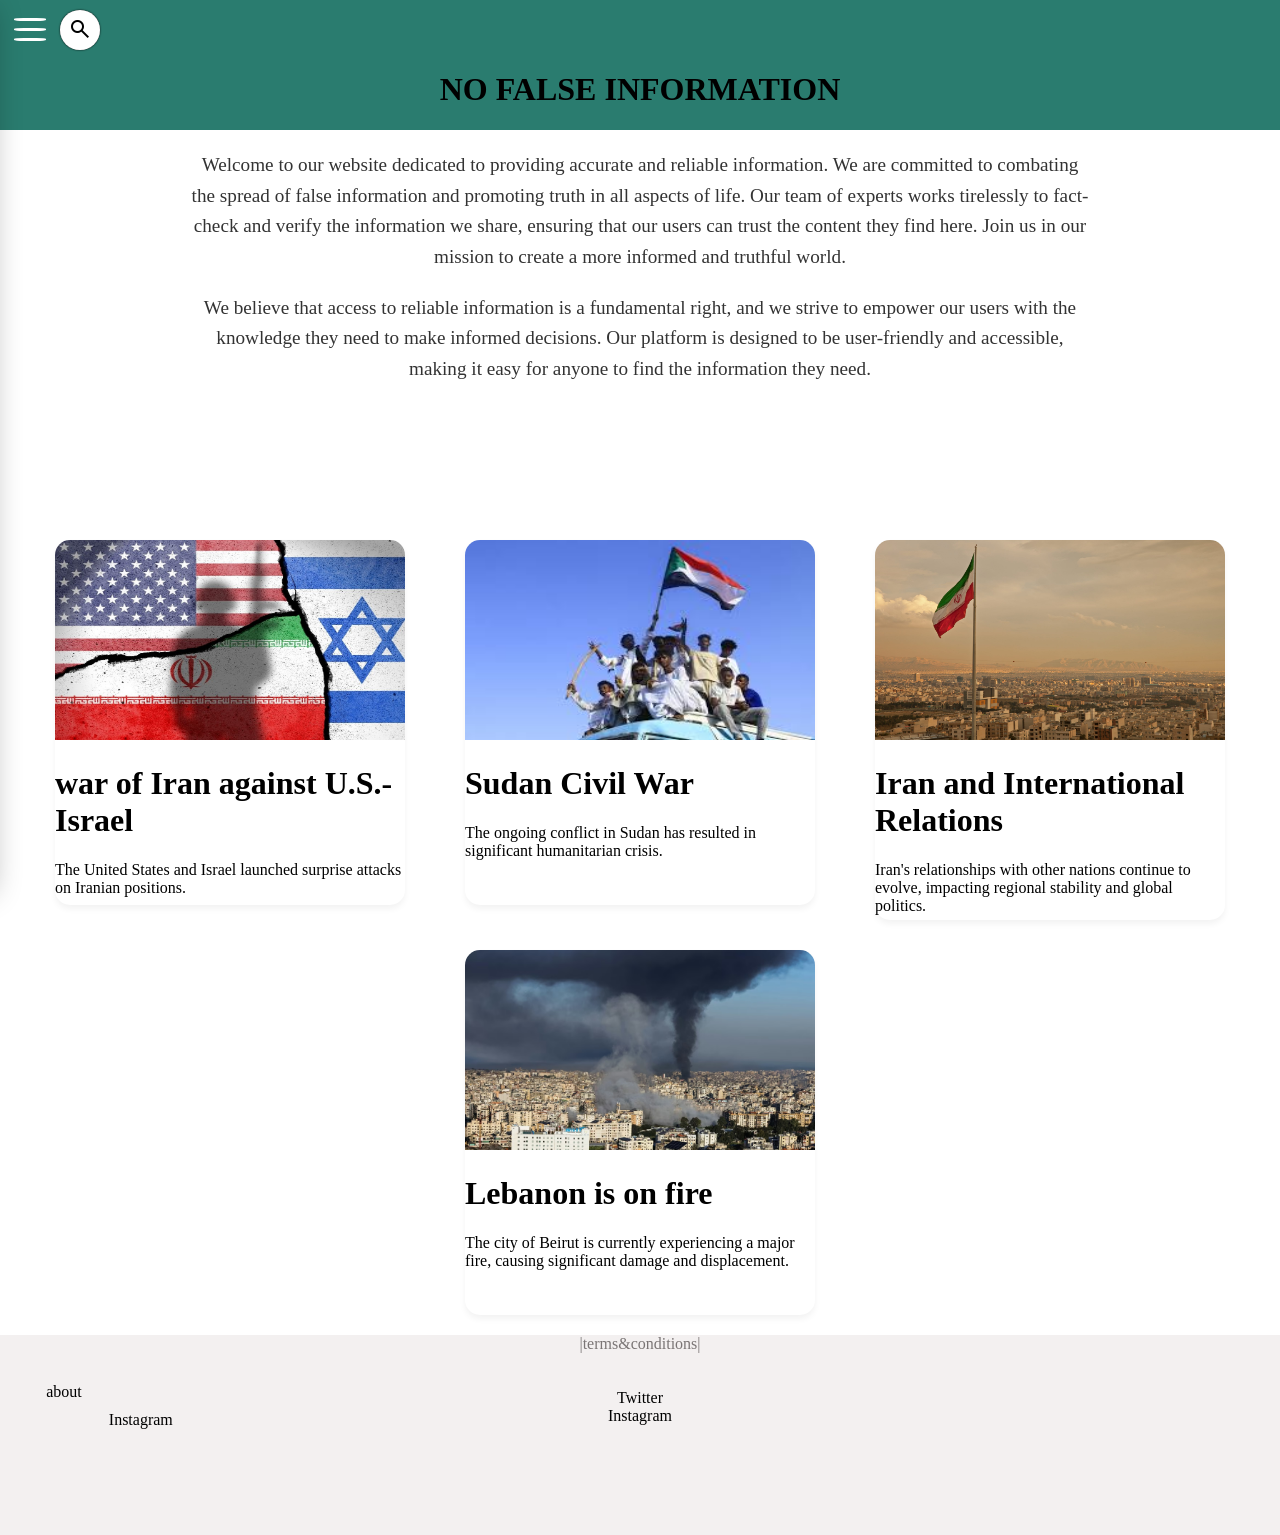
<file: index.html>
<!DOCTYPE html>
<html lang="en">    
<head>
    <meta charset="UTF-8">
    <meta name="viewport" content="width=device-width, initial-scale=1.0">
    <link rel="stylesheet" href="https://fonts.googleapis.com/css2?family=Material+Symbols+Outlined:opsz,wght,FILL,GRAD@24,400,0,0&icon_names=search" />
    <link rel="stylesheet" href="rough.css">
    <title> Example</title>
</head>
<body id = "finalBoss">
    <header class = "header">
       
          
          <div class = "hamburger" id = "hamBurger">
               <span></span>
               <span></span>
               <span></span> 
           </div>
           <div class = "off-screen-menu" id = "offScreenMenu">
               <a href="login-page.html">
                <img class = "p-icon" src = "profile_icon_transparent.svg" alt = "profile icon">
               </a>    
                <hr>
               <ul class = "nav-links">
                   <li><a href="#">Home</a></li>
                   <li><a href="#">About</a></li>
                   <li><a href="#">Contact</a></li>
               </ul>
           </div>


             <form>
            <div class="search-container" id = "searchContainer">
                <button type="submit" class = "search-btn" id = "searchBtn">
                    <span    class="material-symbols-outlined">
                    search
                    </span>
                </button>
                <input type="text" placeholder="Search..." class="search-input" id = "searchInput">

            </div>
        </form>


           <!--
           <form>
                <div class = "search">

                    <img class = "search-icon" src = "search_bar_logo_black.svg" alt = "search icon">
                    <input type = "text" placeholder="Search...">
                    <img class = "close-icon" src = "cross_cancel_logo.svg" alt = "close icon">
                </div>
            </form>-->


            <!--
              <div class = "off-screen-menu">
              <ul class = "menu">
                  <li class="d"><a href="index.html">Home</a></li>
                  <hr>
                  <li class="d"><a href="#">About</a></li>
                  <hr>
                  <li class="d"><a href="#">Contact</a></li>
                  <hr>
              </ul>
          </div>
          <nav>
            <span class= "ham-menu">
              <span></span>
              <span></span> 
              <span></span>

            </span>
          </nav>
          -->






            <h1>NO FALSE INFORMATION</h1>

    </header>
    
    <main class = " main-container">
         <div class = "t-container" id = "one">
            <p class="p">Welcome to our website dedicated to providing accurate and reliable information. We are committed to combating the spread of false information and promoting truth in all aspects of life. Our team of experts works tirelessly to fact-check and verify the information we share, ensuring that our users can trust the content they find here. Join us in our mission to create a more informed and truthful world.</p>
              <p class = "p2">We believe that access to reliable information is a fundamental right, and we strive to empower our users with the knowledge they need to make informed decisions. Our platform is designed to be user-friendly and accessible, making it easy for anyone to find the information they need.</p>
         </div>
         
         <div class = "container" id = "two">
            <a  class = "image-link" href="iran-conflict.html">
                 <img src = "flags-of-US-Israel-and-Iran.jpg"    alt  = "flag" class="image">
           
              
                 <h1>war of Iran against U.S.-Israel</h1>
                 <p>The United States and Israel launched surprise attacks on Iranian positions.</p>
            </a>
         </div>
        
         <div class = "container" id = "three">
            <a  class = "image-link" href="sudan.html">
                 <img src = "sudan.jpg"    alt  = "people on the bus holding sudan's flag. " class="image"></img>
                 <h1>Sudan Civil War</h1>
                 <p>The ongoing conflict in Sudan has resulted in significant humanitarian crisis.</p>
            </a>
         </div>

         <div class = "container" id = "four">
            <a  class = "image-link" href="iran-and-international-relations.html">
                 <img src = "Iran-flag-Tehran-skyline-AS-scaled.jpeg"    alt  = "iran" class="image" >
                 <h1>Iran and International Relations</h1>
                 <p>Iran's relationships with other nations continue to evolve, impacting regional stability and global politics.</p>
            </a>
         </div>
         <div class = "container" id = "five">
            <a class = "image-link" href = "lebanon.html">
                <img src = "original.avif" alt = "city under attack " class="image">
                 <h1>Lebanon is on fire</h1>
                 <p>The city of Beirut is currently experiencing a major fire, causing significant damage and displacement.</p>
            </a>
         </div>
         

</main>



<script>
    /*
const hamburger = document.querySelector('.hamburger');
const offScreenMenu = document.querySelector('.off-screen-menu');

hamburger.addEventListener('click', () => {
    offScreenMenu.style.left = '0';
});
*/


let offScreenMenu = document.getElementById("offScreenMenu");
   offScreenMenu.style.left = "-350px";
    const hamburger = document.getElementById("hamBurger");
    hamburger.addEventListener("click", function(event){
        event.preventDefault();
        if(offScreenMenu.style.left === "0px"){
            offScreenMenu.style.left = "-350px";
            
        } else{
            offScreenMenu.style.left = "0px";
            

        }
    })
    document.addEventListener("click", function(e) {
  if (!offScreenMenu.contains(e.target) && !hamburger.contains(e.target)) {
    offScreenMenu.style.left = "-350px";
     }
    });

    let searchContainer = document.getElementById("searchContainer");
     searchContainer.style.width = "40px";
    const searchBt = document.getElementById("searchBtn");
    searchBt.addEventListener("click", function(event){
        event.preventDefault();
        if(searchContainer.style.width === "40px"){
            searchContainer.style.width = "240px";
            
        }
        else{
            searchContainer.style.width = "40px";
            

        }
    })
     




let element = document.getElementById("searchInput");
    element.style.display = "none";
    const searchBtn = document.getElementById("searchBtn");
    searchBtn.addEventListener("click", function(event){
        event.preventDefault();
        if(element.style.display === "block"){
            element.style.display = "none";
            
        }
        else{
            element.style.display = "block";
            

        }
    })

</script>
</body> 
<footer>
    <div class = "f">|terms&conditions|</div>
    <div class = "b"> about</div>
    <div class = "b">Instagram</div>
    <div class = "b">Twitter</div>
    <div class = "b"></div>
    <div class = "b">Instagram</div>

</footer>
  
</html>
</file>
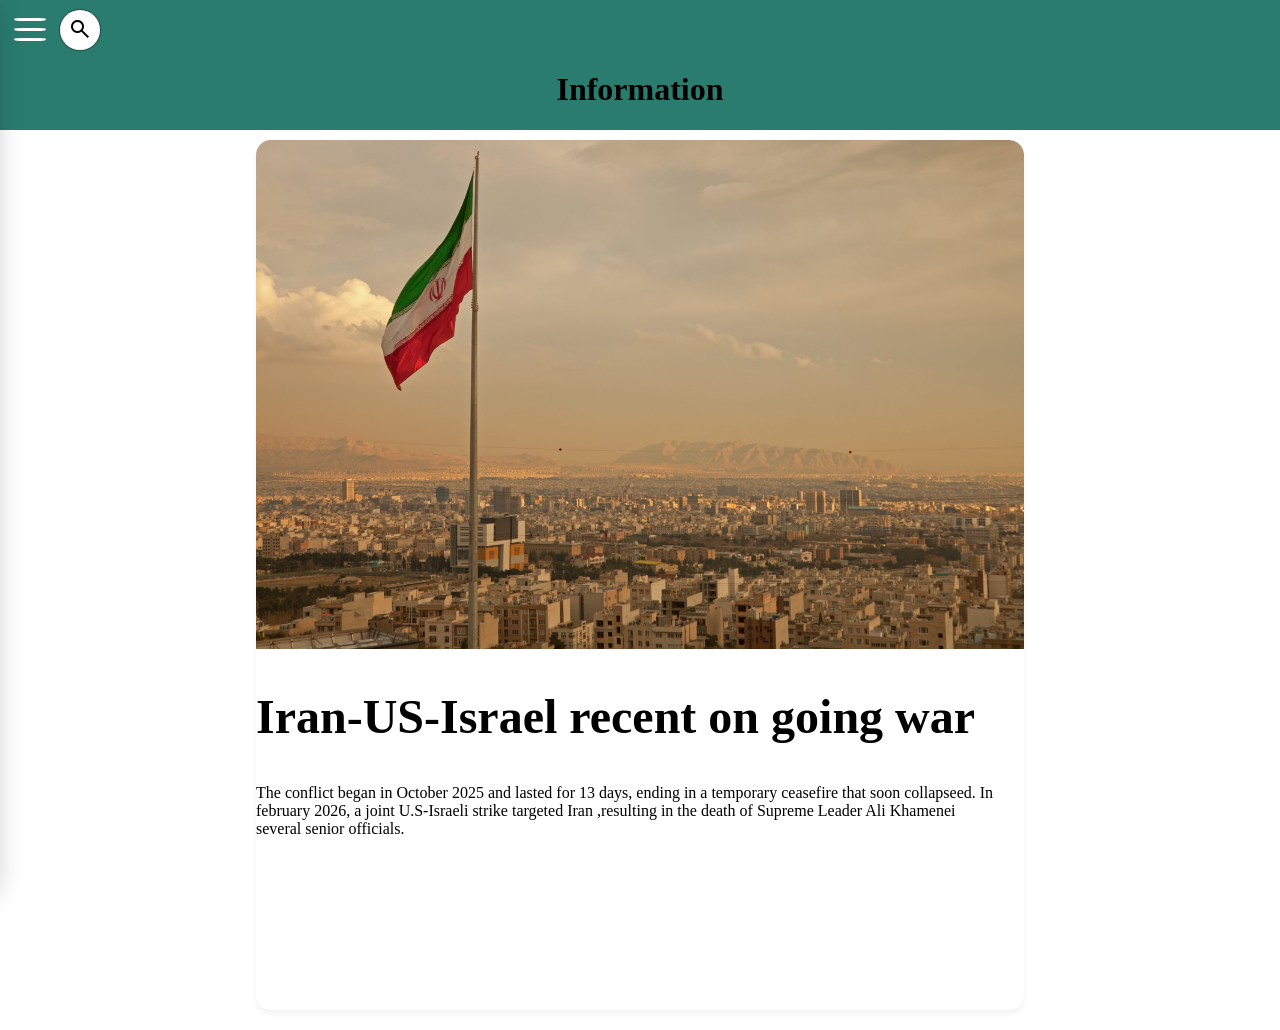
<file: iran-and-international-relations.html>
<!DOCTYPE html>
<html lang="en">    
<head>
    <meta charset="UTF-8">
    <meta name="viewport" content="width=device-width, initial-scale=1.0">
    <link rel="stylesheet" href="https://fonts.googleapis.com/css2?family=Material+Symbols+Outlined:opsz,wght,FILL,GRAD@24,400,0,0&icon_names=search" />
    <link rel="stylesheet" href="rough.css">
    <link rel="stylesheet" href="i.css">
    <title> Example</title>
</head>
<body id = "finalBoss">
    <header class = "header">
       
          
          <div class = "hamburger" id = "hamBurger">
               <span></span>
               <span></span>
               <span></span>
           </div>
           <div class = "off-screen-menu" id = "offScreenMenu">
                <img class = "p-icon" src = "profile_icon_transparent.svg" alt = "profile icon">
                <hr>
               <ul class = "nav-links">
                   <li><a href="index.html">Home</a></li>
                   <li><a href="#">About</a></li>
                   <li><a href="#">Contact</a></li>
               </ul>
           </div>


             <form>
            <div class="search-container" id = "searchContainer">
                <button type="submit" class = "search-btn" id = "searchBtn">
                    <span    class="material-symbols-outlined">
                    search
                    </span>
                </button>
                <input type="text" placeholder="Search..." class="search-input" id = "searchInput">

            </div>
        </form>






            <h1>Information</h1>

    </header>
    <main class = 'main-con'>
        <div class = 'content'>
            
              <div class = 'i-con'>
                 <img src = "Iran-flag-Tehran-skyline-AS-scaled.jpeg" class="image" alt = "Iran-US-Israel flag">

              </div>
              <div class = "about">
                  <h2>
                    Iran-US-Israel recent on going war
                  </h2>

                  <p>The conflict began in October 2025 and lasted for 13 days, ending in a temporary ceasefire that soon collapseed. In february 2026, a joint U.S-Israeli strike targeted Iran ,resulting in the death of Supreme Leader Ali Khamenei several senior officials.   
                  </p>


 


                </div>
            
           




















        </div>






































    </main>
    
    



<script>
   


let offScreenMenu = document.getElementById("offScreenMenu");
   offScreenMenu.style.left = "-350px";
    const hamburger = document.getElementById("hamBurger");
    hamburger.addEventListener("click", function(event){
        event.preventDefault();
        if(offScreenMenu.style.left === "0px"){
            offScreenMenu.style.left = "-350px";
            
        } else{
            offScreenMenu.style.left = "0px";
            

        }
    })
    document.addEventListener("click", function(e) {
  if (!offScreenMenu.contains(e.target) && !hamburger.contains(e.target)) {
    offScreenMenu.style.left = "-350px";
     }
    });

    let searchContainer = document.getElementById("searchContainer");
     searchContainer.style.width = "40px";
    const searchBt = document.getElementById("searchBtn");
    searchBt.addEventListener("click", function(event){
        event.preventDefault();
        if(searchContainer.style.width === "40px"){
            searchContainer.style.width = "240px";
            
        }
        else{
            searchContainer.style.width = "40px";
            

        }
    })
    





let element = document.getElementById("searchInput");
    element.style.display = "none";
    const searchBtn = document.getElementById("searchBtn");
    searchBtn.addEventListener("click", function(event){
        event.preventDefault();
        if(element.style.display === "block"){
            element.style.display = "none";
            
        }
        else{
            element.style.display = "block";
            

        }
    })

</script>
</body> 
  
</html>
</file>
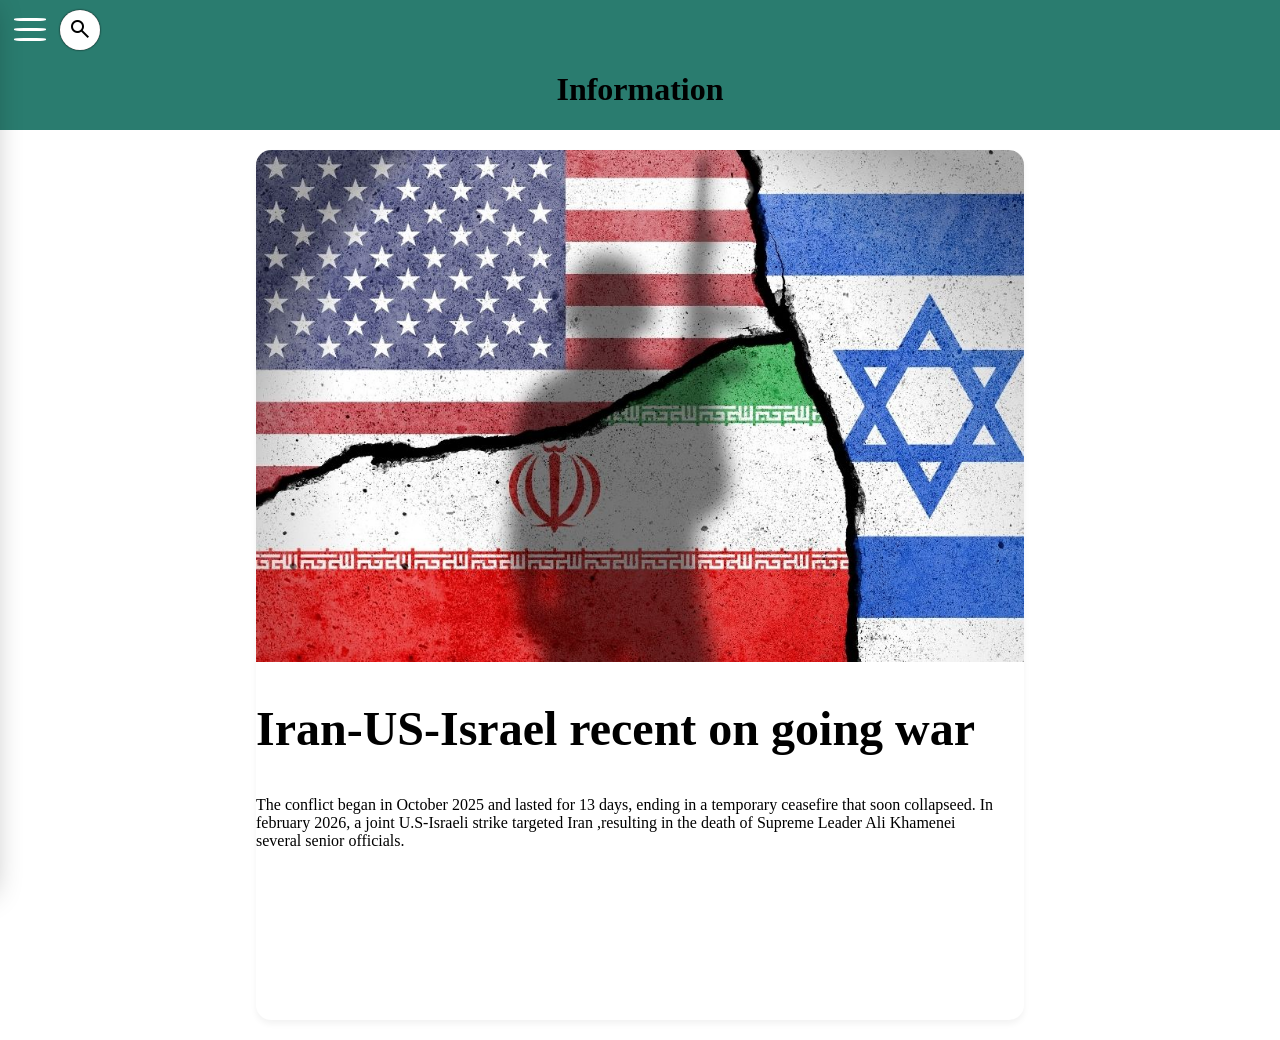
<file: iran-conflict.html>
<!DOCTYPE html>
<html lang="en">    
<head>
    <meta charset="UTF-8">
    <meta name="viewport" content="width=device-width, initial-scale=1.0">
    <link rel="stylesheet" href="https://fonts.googleapis.com/css2?family=Material+Symbols+Outlined:opsz,wght,FILL,GRAD@24,400,0,0&icon_names=search" />
    <link rel="stylesheet" href="rough.css">
    <link rel="stylesheet" href="i.css">
    <title> Example</title>
</head>
<body id = "finalBoss">
    
    <header class = "header">
       
          
          <div class = "hamburger" id = "hamBurger">
               <span></span>
               <span></span>
               <span></span>
           </div>
           <div class = "off-screen-menu" id = "offScreenMenu">
                <img class = "p-icon" src = "profile_icon_transparent.svg" alt = "profile icon">
                <hr>
               <ul class = "nav-links">
                   <li><a href="index.html">Home</a></li>
                   <li><a href="#">About</a></li>
                   <li><a href="#">Contact</a></li>
               </ul>
           </div>


             <form>
            <div class="search-container" id = "searchContainer">
                <button type="submit" class = "search-btn" id = "searchBtn">
                    <span    class="material-symbols-outlined">
                    search
                    </span>
                </button>
                <input type="text" placeholder="Search..." class="search-input" id = "searchInput">

            </div>
        </form>






            <h1>Information</h1>

    </header>
    <div class = "a1">
    <main class = 'main-con'>
        <div class = 'content'>
            
              <div class = 'i-con'>
                 <img src = "flags-of-US-Israel-and-Iran.jpg" class="image" alt = "Iran-US-Israel flag">

              </div>
              <div class = "about">
                  <h2>
                    Iran-US-Israel recent on going war
                  </h2>

                  <p>The conflict began in October 2025 and lasted for 13 days, ending in a temporary ceasefire that soon collapseed. In february 2026, a joint U.S-Israeli strike targeted Iran ,resulting in the death of Supreme Leader Ali Khamenei several senior officials.   
                  </p>


 


                </div>
            
           




















        </div>






































    </main>
    
    


    </div>
<script>
   


let offScreenMenu = document.getElementById("offScreenMenu");
   offScreenMenu.style.left = "-350px";
    const hamburger = document.getElementById("hamBurger");
    hamburger.addEventListener("click", function(event){
        event.preventDefault();
        if(offScreenMenu.style.left === "0px"){
            offScreenMenu.style.left = "-350px";
            
        } else{
            offScreenMenu.style.left = "0px";
            

        }
    })
    document.addEventListener("click", function(e) {
  if (!offScreenMenu.contains(e.target) && !hamburger.contains(e.target)) {
    offScreenMenu.style.left = "-350px";
     }
    });

    let searchContainer = document.getElementById("searchContainer");
     searchContainer.style.width = "40px";
    const searchBt = document.getElementById("searchBtn");
    searchBt.addEventListener("click", function(event){
        event.preventDefault();
        if(searchContainer.style.width === "40px"){
            searchContainer.style.width = "240px";
            
        }
        else{
            searchContainer.style.width = "40px";
            

        }
    })
    





let element = document.getElementById("searchInput");
    element.style.display = "none";
    const searchBtn = document.getElementById("searchBtn");
    searchBtn.addEventListener("click", function(event){
        event.preventDefault();
        if(element.style.display === "block"){
            element.style.display = "none";
            
        }
        else{
            element.style.display = "block";
            

        }
    })

</script>
</body> 
  
</html>
</file>
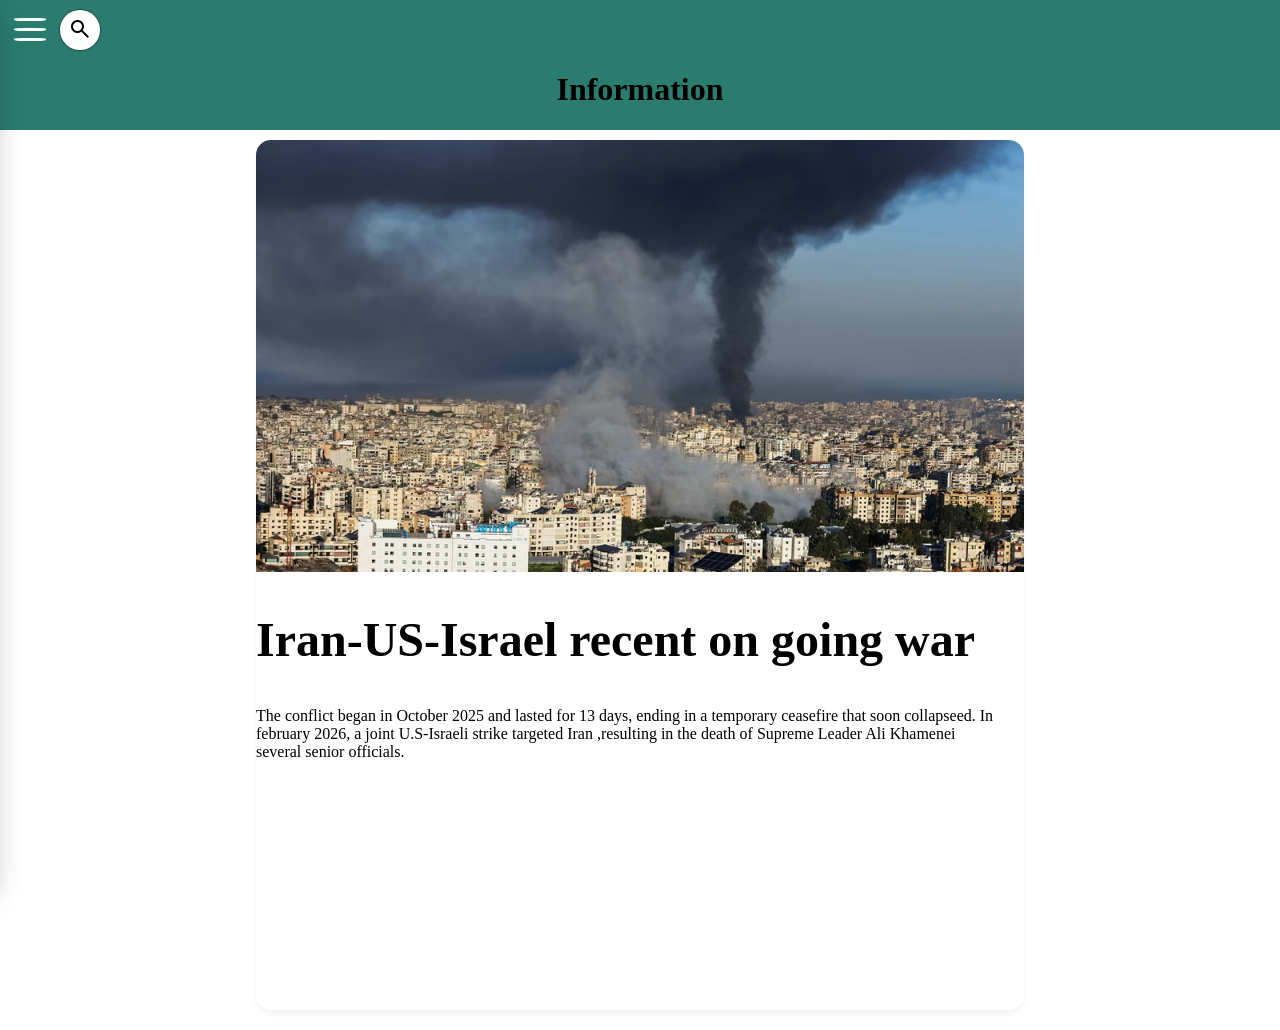
<file: lebanon.html>
<!DOCTYPE html>
<html lang="en">    
<head>
    <meta charset="UTF-8">
    <meta name="viewport" content="width=device-width, initial-scale=1.0">
    <link rel="stylesheet" href="https://fonts.googleapis.com/css2?family=Material+Symbols+Outlined:opsz,wght,FILL,GRAD@24,400,0,0&icon_names=search" />
    <link rel="stylesheet" href="rough.css">
    <link rel="stylesheet" href="i.css">
    <title> Example</title>
</head>
<body id = "finalBoss">
    <header class = "header">
       
          
          <div class = "hamburger" id = "hamBurger">
               <span></span>
               <span></span>
               <span></span>
           </div>
           <div class = "off-screen-menu" id = "offScreenMenu">
                <img class = "p-icon" src = "profile_icon_transparent.svg" alt = "profile icon">
                <hr>
               <ul class = "nav-links">
                   <li><a href="index.html">Home</a></li>
                   <li><a href="#">About</a></li>
                   <li><a href="#">Contact</a></li>
               </ul>
           </div>


             <form>
            <div class="search-container" id = "searchContainer">
                <button type="submit" class = "search-btn" id = "searchBtn">
                    <span    class="material-symbols-outlined">
                    search
                    </span>
                </button>
                <input type="text" placeholder="Search..." class="search-input" id = "searchInput">

            </div>
        </form>






            <h1>Information</h1>

    </header>
    <main class = 'main-con'>
        <div class = 'content'>
            
              <div class = 'i-con'>
                 <img src = "original.avif" class="image" alt = "Iran-US-Israel flag">

              </div>
              <div class = "about">
                  <h2>
                    Iran-US-Israel recent on going war
                  </h2>

                  <p>The conflict began in October 2025 and lasted for 13 days, ending in a temporary ceasefire that soon collapseed. In february 2026, a joint U.S-Israeli strike targeted Iran ,resulting in the death of Supreme Leader Ali Khamenei several senior officials.   
                  </p>


 


                </div>
            
           




















        </div>






































    </main>
    
    



<script>
   


let offScreenMenu = document.getElementById("offScreenMenu");
   offScreenMenu.style.left = "-350px";
    const hamburger = document.getElementById("hamBurger");
    hamburger.addEventListener("click", function(event){
        event.preventDefault();
        if(offScreenMenu.style.left === "0px"){
            offScreenMenu.style.left = "-350px";
            
        } else{
            offScreenMenu.style.left = "0px";
            

        }
    })
    document.addEventListener("click", function(e) {
  if (!offScreenMenu.contains(e.target) && !hamburger.contains(e.target)) {
    offScreenMenu.style.left = "-350px";
     }
    });

    let searchContainer = document.getElementById("searchContainer");
     searchContainer.style.width = "40px";
    const searchBt = document.getElementById("searchBtn");
    searchBt.addEventListener("click", function(event){
        event.preventDefault();
        if(searchContainer.style.width === "40px"){
            searchContainer.style.width = "240px";
            
        }
        else{
            searchContainer.style.width = "40px";
            

        }
    })
    





let element = document.getElementById("searchInput");
    element.style.display = "none";
    const searchBtn = document.getElementById("searchBtn");
    searchBtn.addEventListener("click", function(event){
        event.preventDefault();
        if(element.style.display === "block"){
            element.style.display = "none";
            
        }
        else{
            element.style.display = "block";
            

        }
    })

</script>
</body> 
  
</html>
</file>
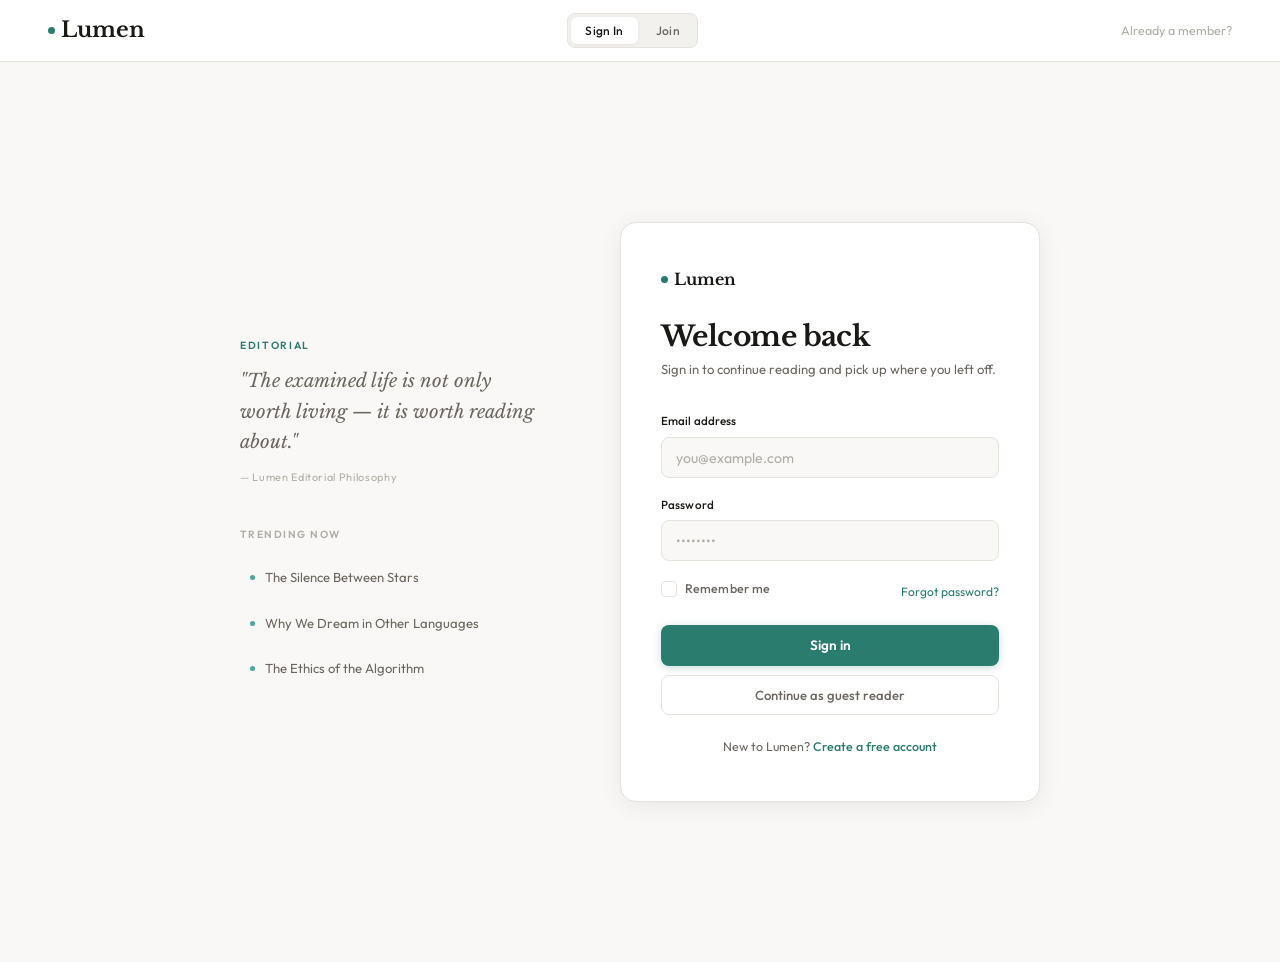
<file: login-page.html>
<!DOCTYPE html>
<html lang="en">
<head>
<meta charset="UTF-8"/>
<meta name="viewport" content="width=device-width, initial-scale=1.0"/>
<title>Lumen — Sign In</title>
<link href="https://fonts.googleapis.com/css2?family=Libre+Baskerville:ital,wght@0,400;0,700;1,400&family=Outfit:wght@300;400;500;600&display=swap" rel="stylesheet"/>
<style>
*,*::before,*::after{box-sizing:border-box;margin:0;padding:0}

:root {
  --bg:       #f9f8f6;
  --surface:  #ffffff;
  --surface2: #f3f1ee;
  --border:   #e5e2db;
  --border-hover: #c8c4bb;
  --text:     #1a1916;
  --text-muted: #6b6760;
  --text-dim:   #b0ada6;
  --ink:      #1a1916;
  --teal:     #2a7c6f;
  --teal-light: #e8f4f2;
  --teal-mid:   #4aa89a;
  --teal-dim:   #a8d4cf;
  --red:      #c0392b;
  --green:    #27ae60;
  --serif:    'Libre Baskerville', Georgia, serif;
  --sans:     'Outfit', sans-serif;
  --shadow-sm: 0 1px 4px rgba(0,0,0,.06);
  --shadow-md: 0 4px 24px rgba(0,0,0,.07);
}

html { font-size:16px; }

body {
  background: var(--bg);
  color: var(--text);
  font-family: var(--sans);
  min-height: 100vh;
  line-height: 1.6;
  -webkit-font-smoothing: antialiased;
}

/* ── PAGES ── */
.page { display:none; min-height:100vh; flex-direction:column; }
.page.active { display:flex; animation: fadeIn .35s ease; }
@keyframes fadeIn {
  from { opacity:0; transform:translateY(10px); }
  to   { opacity:1; transform:translateY(0); }
}

/* ── NAV ── */
nav {
  display: flex;
  align-items: center;
  justify-content: space-between;
  padding: 0 3rem;
  height: 62px;
  background: var(--surface);
  border-bottom: 1px solid var(--border);
  position: sticky;
  top: 0;
  z-index: 100;
}

.nav-logo {
  font-family: var(--serif);
  font-size: 1.35rem;
  font-weight: 700;
  color: var(--ink);
  cursor: pointer;
  display: flex;
  align-items: center;
  gap: .4rem;
  letter-spacing: -.01em;
}

.logo-dot {
  width: 7px; height: 7px;
  border-radius: 50%;
  background: var(--teal);
  display: inline-block;
  flex-shrink: 0;
}

.nav-center {
  display: flex;
  gap: .25rem;
  background: var(--surface2);
  border: 1px solid var(--border);
  border-radius: 8px;
  padding: 3px;
}

.nav-tab {
  font-size: .75rem;
  font-weight: 500;
  letter-spacing: .02em;
  padding: .35rem .9rem;
  border-radius: 6px;
  cursor: pointer;
  color: var(--text-muted);
  transition: all .18s;
  border: none;
  background: transparent;
  font-family: var(--sans);
}
.nav-tab:hover { color: var(--text); }
.nav-tab.active {
  background: var(--surface);
  color: var(--ink);
  box-shadow: var(--shadow-sm);
}

.nav-right {
  display: flex;
  align-items: center;
  gap: 1rem;
  font-size: .8rem;
  color: var(--text-muted);
}

.nav-user {
  display: flex;
  align-items: center;
  gap: .5rem;
  cursor: pointer;
  padding: .3rem .6rem;
  border-radius: 6px;
  transition: background .15s;
}
.nav-user:hover { background: var(--surface2); }

.nav-avatar-sm {
  width: 28px; height: 28px;
  border-radius: 50%;
  background: var(--teal-light);
  border: 1.5px solid var(--teal-dim);
  display: flex;
  align-items: center;
  justify-content: center;
  font-size: .65rem;
  font-weight: 600;
  color: var(--teal);
}

.nav-signout {
  font-size: .75rem;
  color: var(--text-muted);
  cursor: pointer;
  padding: .3rem .5rem;
  border-radius: 5px;
  transition: color .15s, background .15s;
}
.nav-signout:hover { color: var(--red); background: #fdf0ef; }

/* ── AUTH LAYOUT ── */
.auth-body {
  flex: 1;
  display: flex;
  align-items: center;
  justify-content: center;
  padding: 3rem 1.5rem;
  background: var(--bg);
  gap: 5rem;
}

.auth-aside {
  max-width: 300px;
  flex-shrink: 0;
}

.aside-tag {
  font-size: .65rem;
  font-weight: 600;
  letter-spacing: .16em;
  text-transform: uppercase;
  color: var(--teal);
  margin-bottom: .75rem;
}

.aside-quote {
  font-family: var(--serif);
  font-size: 1.15rem;
  font-weight: 400;
  font-style: italic;
  color: var(--text-muted);
  line-height: 1.65;
  margin-bottom: .75rem;
}

.aside-cite {
  font-size: .68rem;
  color: var(--text-dim);
  letter-spacing: .06em;
}

.aside-list {
  margin-top: 2.5rem;
  display: flex;
  flex-direction: column;
  gap: .6rem;
}

.aside-list-label {
  font-size: .65rem;
  font-weight: 600;
  letter-spacing: .14em;
  text-transform: uppercase;
  color: var(--text-dim);
  margin-bottom: .4rem;
}

.aside-item {
  display: flex;
  align-items: flex-start;
  gap: .65rem;
  padding: .55rem .6rem;
  border-radius: 6px;
  cursor: pointer;
  transition: background .15s;
}
.aside-item:hover { background: var(--surface); }

.aside-dot {
  width: 5px; height: 5px;
  border-radius: 50%;
  background: var(--teal-mid);
  margin-top: .45rem;
  flex-shrink: 0;
}

.aside-item-text {
  font-size: .82rem;
  color: var(--text-muted);
  line-height: 1.4;
}

/* ── AUTH CARD ── */
.auth-card {
  background: var(--surface);
  border: 1px solid var(--border);
  border-radius: 16px;
  padding: 2.75rem 2.5rem;
  width: 100%;
  max-width: 420px;
  box-shadow: var(--shadow-md);
  flex-shrink: 0;
}

.auth-logo-sm {
  display: flex;
  align-items: center;
  gap: .4rem;
  font-family: var(--serif);
  font-size: 1rem;
  font-weight: 700;
  color: var(--ink);
  margin-bottom: 1.75rem;
}

.auth-title {
  font-family: var(--serif);
  font-size: 1.75rem;
  font-weight: 700;
  color: var(--ink);
  line-height: 1.2;
  margin-bottom: .35rem;
  letter-spacing: -.02em;
}

.auth-sub {
  font-size: .82rem;
  color: var(--text-muted);
  margin-bottom: 2rem;
  line-height: 1.6;
}

/* ── FORM ── */
.field { margin-bottom: 1.1rem; }

.field-row {
  display: grid;
  grid-template-columns: 1fr 1fr;
  gap: .75rem;
  margin-bottom: 1.1rem;
}

label {
  display: block;
  font-size: .73rem;
  font-weight: 500;
  color: var(--text);
  margin-bottom: .38rem;
  letter-spacing: .01em;
}

input[type=text],
input[type=email],
input[type=password] {
  width: 100%;
  background: var(--bg);
  border: 1.5px solid var(--border);
  border-radius: 8px;
  color: var(--text);
  font-family: var(--sans);
  font-size: .88rem;
  padding: .65rem .9rem;
  outline: none;
  transition: border-color .18s, box-shadow .18s, background .18s;
}
input::placeholder { color: var(--text-dim); }
input:focus {
  border-color: var(--teal);
  background: var(--surface);
  box-shadow: 0 0 0 3px rgba(42,124,111,.1);
}
input.error { border-color: var(--red) !important; box-shadow: 0 0 0 3px rgba(192,57,43,.09) !important; }

.field-error {
  font-size: .68rem;
  color: var(--red);
  margin-top: .3rem;
  display: none;
}
.field-error.show { display: block; }

/* strength */
.strength-bar { display:flex; gap:3px; margin-top:.45rem; }
.strength-seg { height:3px; flex:1; border-radius:2px; background:var(--border); transition:background .25s; }
.strength-seg.weak   { background: var(--red); }
.strength-seg.medium { background: #e67e22; }
.strength-seg.strong { background: var(--green); }
.strength-label { font-size:.63rem; color:var(--text-dim); margin-top:.28rem; }

/* forgot row */
.forgot-row {
  display: flex;
  justify-content: space-between;
  align-items: center;
  margin-bottom: 1.25rem;
}

.check-wrap {
  display: flex;
  align-items: center;
  gap: .5rem;
  font-size: .78rem;
  color: var(--text-muted);
  cursor: pointer;
  user-select: none;
}

input[type=checkbox] {
  appearance: none;
  width: 16px; height: 16px;
  border: 1.5px solid var(--border);
  border-radius: 4px;
  background: var(--surface);
  cursor: pointer;
  position: relative;
  flex-shrink: 0;
  transition: border-color .15s, background .15s;
}
input[type=checkbox]:checked {
  background: var(--teal);
  border-color: var(--teal);
}
input[type=checkbox]:checked::after {
  content: '';
  position: absolute;
  left: 4px; top: 2px;
  width: 5px; height: 8px;
  border: 2px solid #fff;
  border-top: none;
  border-left: none;
  transform: rotate(40deg);
}

.forgot-link {
  font-size: .75rem;
  color: var(--teal);
  cursor: pointer;
  transition: opacity .15s;
}
.forgot-link:hover { opacity: .7; }

/* terms */
.terms-wrap {
  display: flex;
  align-items: flex-start;
  gap: .55rem;
  font-size: .76rem;
  color: var(--text-muted);
  line-height: 1.5;
  margin-bottom: 1.4rem;
  cursor: pointer;
  user-select: none;
}
.terms-wrap a { color: var(--teal); text-decoration: none; }
.terms-wrap a:hover { text-decoration: underline; }

/* divider */
.divider {
  display: flex;
  align-items: center;
  gap: .75rem;
  margin: 1.25rem 0;
  font-size: .7rem;
  color: var(--text-dim);
  letter-spacing: .06em;
}
.divider::before,.divider::after {
  content:''; flex:1; height:1px; background:var(--border);
}

/* buttons */
.btn-primary {
  width: 100%;
  padding: .72rem 1.25rem;
  background: var(--teal);
  color: #fff;
  border: none;
  border-radius: 8px;
  font-family: var(--sans);
  font-size: .85rem;
  font-weight: 600;
  cursor: pointer;
  position: relative;
  overflow: hidden;
  transition: opacity .18s, transform .1s, box-shadow .18s;
  box-shadow: 0 2px 8px rgba(42,124,111,.25);
}
.btn-primary:hover { opacity:.9; box-shadow: 0 4px 14px rgba(42,124,111,.3); }
.btn-primary:active { transform:scale(.99); }
.btn-primary.loading .btn-text { visibility:hidden; }
.btn-primary .spinner {
  display:none;
  width:16px; height:16px;
  border:2px solid rgba(255,255,255,.35);
  border-top-color:#fff;
  border-radius:50%;
  animation:spin .65s linear infinite;
  position:absolute;
  top:50%; left:50%;
  transform:translate(-50%,-50%);
}
.btn-primary.loading .spinner { display:block; }
@keyframes spin { to{transform:translate(-50%,-50%) rotate(360deg)} }

.btn-ghost {
  width: 100%;
  padding: .68rem 1.25rem;
  background: transparent;
  color: var(--text-muted);
  border: 1.5px solid var(--border);
  border-radius: 8px;
  font-family: var(--sans);
  font-size: .82rem;
  font-weight: 500;
  cursor: pointer;
  margin-top: .6rem;
  transition: border-color .18s, color .18s, background .15s;
}
.btn-ghost:hover { border-color:var(--border-hover); color:var(--text); background:var(--surface2); }

.auth-switch {
  text-align: center;
  margin-top: 1.4rem;
  font-size: .78rem;
  color: var(--text-muted);
}
.auth-switch a {
  color: var(--teal);
  cursor: pointer;
  font-weight: 500;
  text-decoration: none;
}
.auth-switch a:hover { text-decoration: underline; }

/* ── TOAST ── */
.toast {
  position: fixed;
  bottom: 1.75rem;
  left: 50%;
  transform: translateX(-50%) translateY(16px);
  background: var(--ink);
  color: #fff;
  font-size: .78rem;
  font-weight: 500;
  padding: .65rem 1.4rem;
  border-radius: 8px;
  opacity: 0;
  transition: all .28s;
  z-index: 999;
  white-space: nowrap;
  box-shadow: 0 6px 24px rgba(0,0,0,.18);
}
.toast.show { opacity:1; transform:translateX(-50%) translateY(0); }
.toast.success { background: var(--green); }
.toast.error   { background: var(--red); }

/* ══════════════════════
   PROFILE PAGE
══════════════════════ */
.profile-layout {
  flex: 1;
  display: grid;
  grid-template-columns: 256px 1fr;
}

/* sidebar */
.prof-sidebar {
  background: var(--surface);
  border-right: 1px solid var(--border);
  display: flex;
  flex-direction: column;
  padding: 2rem 1.25rem;
  gap: .25rem;
}

.prof-avatar-block {
  display: flex;
  flex-direction: column;
  align-items: center;
  padding: 1rem .5rem 1.5rem;
  gap: .6rem;
  border-bottom: 1px solid var(--border);
  margin-bottom: 1.25rem;
}

.prof-avatar {
  width: 72px; height: 72px;
  border-radius: 50%;
  background: var(--teal-light);
  border: 2.5px solid var(--teal-dim);
  display: flex;
  align-items: center;
  justify-content: center;
  font-family: var(--serif);
  font-size: 1.5rem;
  color: var(--teal);
  cursor: pointer;
  position: relative;
  overflow: hidden;
  transition: border-color .2s;
}
.prof-avatar:hover { border-color: var(--teal); }

.prof-avatar-overlay {
  position: absolute; inset: 0;
  background: rgba(42,124,111,.7);
  display: flex; align-items: center; justify-content: center;
  opacity: 0; transition: opacity .18s;
  font-size: .58rem; font-weight: 600; letter-spacing: .1em;
  text-transform: uppercase; color: #fff;
}
.prof-avatar:hover .prof-avatar-overlay { opacity: 1; }

.prof-name {
  font-family: var(--serif);
  font-size: 1rem;
  font-weight: 700;
  color: var(--ink);
  text-align: center;
}
.prof-role {
  font-size: .65rem;
  font-weight: 600;
  letter-spacing: .14em;
  text-transform: uppercase;
  color: var(--teal);
}
.prof-bio {
  font-size: .74rem;
  color: var(--text-muted);
  text-align: center;
  line-height: 1.6;
}

/* sidebar nav */
.snav-section {
  font-size: .62rem;
  font-weight: 600;
  letter-spacing: .16em;
  text-transform: uppercase;
  color: var(--text-dim);
  padding: .35rem .6rem;
  margin-top: .75rem;
}

.snav-item {
  display: flex;
  align-items: center;
  gap: .65rem;
  padding: .55rem .7rem;
  border-radius: 7px;
  font-size: .82rem;
  font-weight: 500;
  color: var(--text-muted);
  cursor: pointer;
  transition: all .15s;
}
.snav-item:hover { background: var(--surface2); color: var(--text); }
.snav-item.active { background: var(--teal-light); color: var(--teal); }
.snav-item .sicon { font-size: 1rem; opacity: .8; width: 1.2rem; text-align: center; }

.snav-signout {
  margin-top: auto;
  font-size: .75rem;
  color: var(--text-dim);
  cursor: pointer;
  padding: .5rem .7rem;
  border-radius: 7px;
  transition: all .15s;
  border-top: 1px solid var(--border);
  padding-top: 1rem;
  margin-top: 1rem;
}
.snav-signout:hover { color: var(--red); background: #fdf0ef; }

/* profile main */
.prof-main {
  background: var(--bg);
  padding: 2.5rem 3rem;
  overflow-y: auto;
}

.prof-section { display: none; }
.prof-section.active { display: block; animation: fadeIn .28s ease; }

.sec-header {
  margin-bottom: 2rem;
  display: flex;
  align-items: flex-end;
  justify-content: space-between;
}

.sec-title {
  font-family: var(--serif);
  font-size: 1.6rem;
  font-weight: 700;
  color: var(--ink);
  letter-spacing: -.02em;
}
.sec-sub {
  font-size: .76rem;
  color: var(--text-dim);
  margin-top: .2rem;
}

/* stat cards */
.stats-row {
  display: grid;
  grid-template-columns: repeat(3,1fr);
  gap: 1rem;
  margin-bottom: 2rem;
}

.stat-card {
  background: var(--surface);
  border: 1px solid var(--border);
  border-radius: 12px;
  padding: 1.4rem 1.5rem;
  box-shadow: var(--shadow-sm);
}

.stat-value {
  font-family: var(--serif);
  font-size: 2.1rem;
  font-weight: 700;
  color: var(--ink);
  line-height: 1;
  margin-bottom: .3rem;
  letter-spacing: -.03em;
}

.stat-label {
  font-size: .7rem;
  font-weight: 500;
  letter-spacing: .06em;
  text-transform: uppercase;
  color: var(--text-dim);
}
.stat-delta {
  font-size: .68rem;
  color: var(--green);
  font-weight: 500;
  margin-top: .4rem;
}

/* reading list */
.read-list { display:flex; flex-direction:column; }

.read-item {
  display: flex;
  align-items: center;
  gap: 1rem;
  padding: .85rem .5rem;
  border-bottom: 1px solid var(--border);
  cursor: pointer;
  border-radius: 6px;
  transition: background .15s;
}
.read-item:hover { background: var(--surface); }

.read-idx {
  font-size: .68rem;
  color: var(--text-dim);
  font-weight: 600;
  width: 1.4rem;
  text-align: center;
  flex-shrink: 0;
}

.read-info { flex: 1; }
.read-title {
  font-family: var(--serif);
  font-size: .98rem;
  color: var(--ink);
  line-height: 1.35;
  margin-bottom: .15rem;
}
.read-meta {
  font-size: .68rem;
  color: var(--text-dim);
}

.read-tag {
  font-size: .62rem;
  font-weight: 600;
  letter-spacing: .08em;
  text-transform: uppercase;
  padding: .2rem .6rem;
  border-radius: 20px;
  background: var(--surface2);
  color: var(--text-muted);
  flex-shrink: 0;
}
.read-tag.prog { background: var(--teal-light); color: var(--teal); }
.read-tag.done { background: var(--surface2); color: var(--text-dim); }

/* settings */
.settings-grid {
  display: grid;
  grid-template-columns: 1fr 1fr;
  gap: 1rem 1.5rem;
}
.settings-grid .field { margin-bottom: 0; }
.full { grid-column: 1/-1; }

.settings-sep {
  grid-column: 1/-1;
  font-size: .65rem;
  font-weight: 600;
  letter-spacing: .16em;
  text-transform: uppercase;
  color: var(--text-dim);
  margin-top: 1rem;
  padding-bottom: .75rem;
  border-bottom: 1px solid var(--border);
}

.toggle-row {
  display: flex;
  align-items: center;
  justify-content: space-between;
  padding: .9rem 0;
  border-bottom: 1px solid var(--border);
}
.toggle-label { font-size: .83rem; font-weight: 500; color: var(--text); }
.toggle-desc  { font-size: .7rem; color: var(--text-dim); margin-top: .1rem; }

.toggle {
  width: 38px; height: 22px;
  background: var(--border);
  border-radius: 11px;
  cursor: pointer;
  position: relative;
  transition: background .2s;
  flex-shrink: 0;
}
.toggle.on { background: var(--teal); }
.toggle::after {
  content: '';
  position: absolute;
  width: 16px; height: 16px;
  border-radius: 50%;
  background: #fff;
  top: 3px; left: 3px;
  transition: transform .2s;
  box-shadow: 0 1px 3px rgba(0,0,0,.15);
}
.toggle.on::after { transform: translateX(16px); }

.save-row {
  display: flex;
  justify-content: flex-end;
  gap: .75rem;
  margin-top: 1.75rem;
  padding-top: 1.25rem;
  border-top: 1px solid var(--border);
}
.btn-save {
  padding: .6rem 1.5rem;
  background: var(--teal);
  color: #fff;
  border: none;
  border-radius: 7px;
  font-family: var(--sans);
  font-size: .8rem;
  font-weight: 600;
  cursor: pointer;
  transition: opacity .15s;
  box-shadow: 0 2px 8px rgba(42,124,111,.2);
}
.btn-save:hover { opacity: .88; }
.btn-cancel {
  padding: .6rem 1.2rem;
  background: transparent;
  color: var(--text-muted);
  border: 1.5px solid var(--border);
  border-radius: 7px;
  font-family: var(--sans);
  font-size: .8rem;
  cursor: pointer;
  transition: border-color .15s;
}
.btn-cancel:hover { border-color: var(--border-hover); }

/* plan card */
.plan-card {
  background: var(--surface);
  border: 1.5px solid var(--teal-dim);
  border-radius: 12px;
  padding: 1.5rem;
  display: flex;
  align-items: center;
  justify-content: space-between;
  margin-bottom: 1.5rem;
  box-shadow: 0 2px 12px rgba(42,124,111,.08);
}
.plan-name {
  font-size: .65rem;
  font-weight: 700;
  letter-spacing: .16em;
  text-transform: uppercase;
  color: var(--teal);
  margin-bottom: .3rem;
}
.plan-desc {
  font-family: var(--serif);
  font-size: 1.15rem;
  font-weight: 700;
  color: var(--ink);
}
.plan-sub { font-size: .73rem; color: var(--text-muted); margin-top: .15rem; }
.plan-badge-pill {
  background: var(--teal-light);
  color: var(--teal);
  font-size: .68rem;
  font-weight: 700;
  letter-spacing: .1em;
  text-transform: uppercase;
  padding: .35rem .9rem;
  border-radius: 20px;
  border: 1px solid var(--teal-dim);
}

/* ── RESPONSIVE ── */
@media(max-width:860px){
  .auth-aside { display:none; }
  .profile-layout { grid-template-columns:1fr; }
  .prof-sidebar { flex-direction:row; flex-wrap:wrap; border-right:none; border-bottom:1px solid var(--border); }
  .prof-avatar-block { flex-direction:row; border-bottom:none; margin-bottom:0; padding-bottom:0; }
  .prof-main { padding:1.5rem; }
  .stats-row { grid-template-columns:1fr 1fr; }
  .settings-grid { grid-template-columns:1fr; }
  nav { padding:0 1.25rem; }
  .nav-center { display:none; }
}
</style>
</head>
<body>

<!-- ═══ NAV ═══ -->
<nav>
  <div class="nav-logo" onclick="goHome()">
    <span class="logo-dot"></span> Lumen
  </div>
  <div class="nav-center" id="navCenter">
    <button class="nav-tab active" onclick="showPage('login')" id="tabLogin">Sign In</button>
    <button class="nav-tab" onclick="showPage('signup')" id="tabSignup">Join</button>
  </div>
  <div class="nav-right" id="navRight">
    <span style="font-size:.78rem;color:var(--text-dim)">Already a member?</span>
  </div>
</nav>

<!-- ═══ TOAST ═══ -->
<div class="toast" id="toast"></div>

<!-- ══════════════════
     LOGIN
══════════════════ -->
<div class="page active" id="loginPage">
  <div class="auth-body">

    <div class="auth-aside">
      <div class="aside-tag">Editorial</div>
      <p class="aside-quote">"The examined life is not only worth living — it is worth reading about."</p>
      <p class="aside-cite">— Lumen Editorial Philosophy</p>
      <div class="aside-list">
        <div class="aside-list-label">Trending now</div>
        <div class="aside-item"><div class="aside-dot"></div><div class="aside-item-text">The Silence Between Stars</div></div>
        <div class="aside-item"><div class="aside-dot"></div><div class="aside-item-text">Why We Dream in Other Languages</div></div>
        <div class="aside-item"><div class="aside-dot"></div><div class="aside-item-text">The Ethics of the Algorithm</div></div>
      </div>
    </div>

    <div class="auth-card">
      <div class="auth-logo-sm"><span class="logo-dot"></span> Lumen</div>
      <h1 class="auth-title">Welcome back</h1>
      <p class="auth-sub">Sign in to continue reading and pick up where you left off.</p>

      <div class="field">
        <label for="loginEmail">Email address</label>
        <input type="email" id="loginEmail" placeholder="you@example.com"/>
        <span class="field-error" id="loginEmailErr">Please enter a valid email.</span>
      </div>

      <div class="field">
        <label for="loginPass">Password</label>
        <input type="password" id="loginPass" placeholder="••••••••"/>
        <span class="field-error" id="loginPassErr">Password is required.</span>
      </div>

      <div class="forgot-row">
        <label class="check-wrap">
          <input type="checkbox" id="rememberMe"/> Remember me
        </label>
        <span class="forgot-link" onclick="forgotPass()">Forgot password?</span>
      </div>

      <button class="btn-primary" id="loginBtn" onclick="handleLogin()">
        <span class="btn-text">Sign in</span>
        <div class="spinner"></div>
      </button>

      <button class="btn-ghost" onclick="demoLogin()">Continue as guest reader</button>

      <p class="auth-switch">New to Lumen? <a onclick="showPage('signup')">Create a free account</a></p>
    </div>

  </div>
</div>

<!-- ══════════════════
     SIGN UP
══════════════════ -->
<div class="page" id="signupPage">
  <div class="auth-body">

    <div class="auth-aside">
      <div class="aside-tag">Free forever</div>
      <p class="aside-quote">"To join a community of readers is to accept that you will be changed."</p>
      <p class="aside-cite">— On Reading Together</p>
      <div class="aside-list">
        <div class="aside-list-label">What you'll get</div>
        <div class="aside-item"><div class="aside-dot"></div><div class="aside-item-text">Unlimited access to all essays</div></div>
        <div class="aside-item"><div class="aside-dot"></div><div class="aside-item-text">Personalised reading digest</div></div>
        <div class="aside-item"><div class="aside-dot"></div><div class="aside-item-text">Annotate &amp; bookmark</div></div>
        <div class="aside-item"><div class="aside-dot"></div><div class="aside-item-text">Join the letters forum</div></div>
      </div>
    </div>

    <div class="auth-card">
      <div class="auth-logo-sm"><span class="logo-dot"></span> Lumen</div>
      <h1 class="auth-title">Create your account</h1>
      <p class="auth-sub">Free forever. No noise, no algorithm. Just ideas.</p>

      <div class="field-row">
        <div class="field">
          <label for="signupFirst">First name</label>
          <input type="text" id="signupFirst" placeholder="Ada"/>
          <span class="field-error" id="signupFirstErr">Required.</span>
        </div>
        <div class="field">
          <label for="signupLast">Last name</label>
          <input type="text" id="signupLast" placeholder="Lovelace"/>
          <span class="field-error" id="signupLastErr">Required.</span>
        </div>
      </div>

      <div class="field">
        <label for="signupEmail">Email address</label>
        <input type="email" id="signupEmail" placeholder="you@example.com"/>
        <span class="field-error" id="signupEmailErr">Enter a valid email.</span>
      </div>

      <div class="field">
        <label for="signupPass">Password</label>
        <input type="password" id="signupPass" placeholder="Min. 8 characters" oninput="checkStrength(this.value)"/>
        <div class="strength-bar">
          <div class="strength-seg" id="s1"></div>
          <div class="strength-seg" id="s2"></div>
          <div class="strength-seg" id="s3"></div>
          <div class="strength-seg" id="s4"></div>
        </div>
        <div class="strength-label" id="strengthLabel"></div>
        <span class="field-error" id="signupPassErr">Password must be at least 8 characters.</span>
      </div>

      <label class="terms-wrap">
        <input type="checkbox" id="agreeTerms"/>
        I agree to Lumen's <a href="#">Terms of Service</a> and <a href="#">Privacy Policy</a>
      </label>

      <button class="btn-primary" id="signupBtn" onclick="handleSignup()">
        <span class="btn-text">Create account</span>
        <div class="spinner"></div>
      </button>

      <p class="auth-switch">Already a member? <a onclick="showPage('login')">Sign in</a></p>
    </div>

  </div>
</div>

<!-- ══════════════════
     PROFILE
══════════════════ -->
<div class="page" id="profilePage">
  <div class="profile-layout">

    <aside class="prof-sidebar">
      <div class="prof-avatar-block">
        <div class="prof-avatar" onclick="showToast('Avatar upload coming soon','')">
          <span id="avatarInitials">AL</span>
          <div class="prof-avatar-overlay">Change</div>
        </div>
        <div style="text-align:center">
          <div class="prof-name" id="profileName">Ada Lovelace</div>
          <div class="prof-role" style="margin:.2rem 0">Founding Member</div>
          <div class="prof-bio" id="profileBio">Philosopher of mind.</div>
        </div>
      </div>

      <div class="snav-section">Account</div>
      <div class="snav-item active" onclick="switchTab('overview',this)"><span class="sicon">⊡</span> Overview</div>
      <div class="snav-item" onclick="switchTab('reading',this)"><span class="sicon">⊚</span> Reading history</div>
      <div class="snav-item" onclick="switchTab('settings',this)"><span class="sicon">⊟</span> Settings</div>
      <div class="snav-section">Subscription</div>
      <div class="snav-item" onclick="switchTab('billing',this)"><span class="sicon">◈</span> Plan &amp; billing</div>

      <div class="snav-signout" onclick="handleSignOut()">Sign out</div>
    </aside>

    <main class="prof-main">

      <!-- OVERVIEW -->
      <section class="prof-section active" id="tab-overview">
        <div class="sec-header">
          <div><div class="sec-title">Your Dashboard</div><div class="sec-sub">A portrait of your reading life</div></div>
        </div>
        <div class="stats-row">
          <div class="stat-card">
            <div class="stat-value">142</div>
            <div class="stat-label">Essays read</div>
            <div class="stat-delta">↑ 12 this month</div>
          </div>
          <div class="stat-card">
            <div class="stat-value">38h</div>
            <div class="stat-label">Reading time</div>
            <div class="stat-delta">↑ 4h this week</div>
          </div>
          <div class="stat-card">
            <div class="stat-value">27</div>
            <div class="stat-label">Bookmarks</div>
            <div class="stat-delta">↑ 3 new</div>
          </div>
        </div>

        <div class="sec-header" style="margin-top:.5rem"><div><div class="sec-title" style="font-size:1.15rem">Continue reading</div></div></div>
        <div class="read-list">
          <div class="read-item"><span class="read-idx">1</span><div class="read-info"><div class="read-title">The Cartography of Grief</div><div class="read-meta">Elena Marchetti · Philosophy · 67% complete</div></div><span class="read-tag prog">In progress</span></div>
          <div class="read-item"><span class="read-idx">2</span><div class="read-info"><div class="read-title">Against Productivity: A Manifesto</div><div class="read-meta">James Okafor · Culture · 12% complete</div></div><span class="read-tag prog">In progress</span></div>
          <div class="read-item"><span class="read-idx">3</span><div class="read-info"><div class="read-title">What Language Cannot Say</div><div class="read-meta">Dr. Yu Lin · Linguistics · Saved 3 days ago</div></div><span class="read-tag">Saved</span></div>
        </div>
      </section>

      <!-- READING HISTORY -->
      <section class="prof-section" id="tab-reading">
        <div class="sec-header"><div><div class="sec-title">Reading History</div><div class="sec-sub">Your complete archive — 142 essays</div></div></div>
        <div class="read-list">
          <div class="read-item"><span class="read-idx">01</span><div class="read-info"><div class="read-title">The Silence Between Stars</div><div class="read-meta">Cosmology · Apr 28 · 24 min read</div></div><span class="read-tag done">Done</span></div>
          <div class="read-item"><span class="read-idx">02</span><div class="read-info"><div class="read-title">Why We Dream in Other Languages</div><div class="read-meta">Psychology · Apr 22 · 18 min read</div></div><span class="read-tag done">Done</span></div>
          <div class="read-item"><span class="read-idx">03</span><div class="read-info"><div class="read-title">The Ethics of the Algorithm</div><div class="read-meta">Technology · Apr 15 · 31 min read</div></div><span class="read-tag done">Done</span></div>
          <div class="read-item"><span class="read-idx">04</span><div class="read-info"><div class="read-title">On Being Translated</div><div class="read-meta">Language · Apr 9 · 15 min read</div></div><span class="read-tag done">Done</span></div>
          <div class="read-item"><span class="read-idx">05</span><div class="read-info"><div class="read-title">Memory as a Political Act</div><div class="read-meta">History · Apr 2 · 28 min read</div></div><span class="read-tag done">Done</span></div>
          <div class="read-item"><span class="read-idx">06</span><div class="read-info"><div class="read-title">The Aesthetics of Slowness</div><div class="read-meta">Culture · Mar 28 · 22 min read</div></div><span class="read-tag done">Done</span></div>
        </div>
      </section>

      <!-- SETTINGS -->
      <section class="prof-section" id="tab-settings">
        <div class="sec-header"><div><div class="sec-title">Settings</div><div class="sec-sub">Manage your profile and preferences</div></div></div>

        <div class="settings-grid">
          <div class="settings-sep">Personal information</div>
          <div class="field"><label>First name</label><input type="text" id="settingsFirst" value="Ada"/></div>
          <div class="field"><label>Last name</label><input type="text" id="settingsLast" value="Lovelace"/></div>
          <div class="field full"><label>Email address</label><input type="email" id="settingsEmail" value="ada@lovelace.io"/></div>
          <div class="field full"><label>Bio</label><input type="text" id="settingsBio" value="Philosopher of mind, reader of everything."/></div>
          <div class="settings-sep">Notifications</div>
        </div>

        <div class="toggle-row"><div><div class="toggle-label">Weekly digest</div><div class="toggle-desc">New essays curated for your tastes every Sunday</div></div><div class="toggle on" onclick="this.classList.toggle('on')"></div></div>
        <div class="toggle-row"><div><div class="toggle-label">Editor's letter</div><div class="toggle-desc">Monthly editorial notes from the team</div></div><div class="toggle on" onclick="this.classList.toggle('on')"></div></div>
        <div class="toggle-row"><div><div class="toggle-label">Reading reminders</div><div class="toggle-desc">Gentle nudges to finish bookmarked essays</div></div><div class="toggle" onclick="this.classList.toggle('on')"></div></div>

        <div class="save-row">
          <button class="btn-cancel">Cancel</button>
          <button class="btn-save" onclick="saveSettings()">Save changes</button>
        </div>
      </section>

      <!-- BILLING -->
      <section class="prof-section" id="tab-billing">
        <div class="sec-header"><div><div class="sec-title">Plan &amp; Billing</div><div class="sec-sub">Your current subscription</div></div></div>
        <div class="plan-card">
          <div>
            <div class="plan-name">Current plan</div>
            <div class="plan-desc">Founding Member</div>
            <div class="plan-sub">Free forever · Joined May 2026</div>
          </div>
          <div class="plan-badge-pill">Active</div>
        </div>
        <div class="read-list">
          <div class="read-item"><span class="read-idx">✓</span><div class="read-info"><div class="read-title">Unlimited essay access</div><div class="read-meta">All 4,200+ essays in the archive</div></div><span class="read-tag prog">Included</span></div>
          <div class="read-item"><span class="read-idx">✓</span><div class="read-info"><div class="read-title">Annotations &amp; bookmarks</div><div class="read-meta">Unlimited personal annotations</div></div><span class="read-tag prog">Included</span></div>
          <div class="read-item"><span class="read-idx">✓</span><div class="read-info"><div class="read-title">Letters forum</div><div class="read-meta">Participate in reader discussions</div></div><span class="read-tag prog">Included</span></div>
          <div class="read-item"><span class="read-idx">+</span><div class="read-info"><div class="read-title">Print subscription</div><div class="read-meta">Quarterly print edition mailed to you</div></div><span class="read-tag" style="cursor:pointer" onclick="showToast('Print subscriptions coming soon','')">Upgrade</span></div>
        </div>
      </section>

    </main>
  </div>
</div>

<script>
let currentUser = null;

function showPage(p) {
  document.querySelectorAll('.page').forEach(x => x.classList.remove('active'));
  document.getElementById(p+'Page').classList.add('active');
  ['Login','Signup'].forEach(n => {
    const t = document.getElementById('tab'+n);
    if(t) t.classList.remove('active');
  });
  if(p==='login'&&document.getElementById('tabLogin')) document.getElementById('tabLogin').classList.add('active');
  if(p==='signup'&&document.getElementById('tabSignup')) document.getElementById('tabSignup').classList.add('active');
}

function goHome() { showPage(currentUser?'profile':'login'); }

function switchTab(name, el) {
  document.querySelectorAll('.prof-section').forEach(s=>s.classList.remove('active'));
  document.querySelectorAll('.snav-item').forEach(i=>i.classList.remove('active'));
  document.getElementById('tab-'+name).classList.add('active');
  el.classList.add('active');
}

function handleLogin() {
  const email = document.getElementById('loginEmail').value.trim();
  const pass  = document.getElementById('loginPass').value;
  let ok = true;
  if(!email||!/^[^\s@]+@[^\s@]+\.[^\s@]+$/.test(email)){showErr('loginEmailErr','loginEmail');ok=false;}else clearErr('loginEmailErr','loginEmail');
  if(!pass){showErr('loginPassErr','loginPass');ok=false;}else clearErr('loginPassErr','loginPass');
  if(!ok)return;
  setLoad('loginBtn',true);
  setTimeout(()=>{ setLoad('loginBtn',false); enterProfile('Ada','Lovelace',email); showToast('Welcome back to Lumen','success'); },1400);
}

function demoLogin() {
  setLoad('loginBtn',true);
  setTimeout(()=>{ setLoad('loginBtn',false); enterProfile('Guest','Reader','guest@lumen.io'); showToast('Browsing as guest',''); },900);
}

function forgotPass() {
  const e=document.getElementById('loginEmail').value.trim();
  if(!e){showToast('Enter your email first','error');document.getElementById('loginEmail').focus();return;}
  showToast('Reset link sent to '+e,'success');
}

function handleSignup() {
  const first=document.getElementById('signupFirst').value.trim();
  const last =document.getElementById('signupLast').value.trim();
  const email=document.getElementById('signupEmail').value.trim();
  const pass =document.getElementById('signupPass').value;
  const agreed=document.getElementById('agreeTerms').checked;
  let ok=true;
  if(!first){showErr('signupFirstErr','signupFirst');ok=false;}else clearErr('signupFirstErr','signupFirst');
  if(!last){showErr('signupLastErr','signupLast');ok=false;}else clearErr('signupLastErr','signupLast');
  if(!email||!/^[^\s@]+@[^\s@]+\.[^\s@]+$/.test(email)){showErr('signupEmailErr','signupEmail');ok=false;}else clearErr('signupEmailErr','signupEmail');
  if(pass.length<8){showErr('signupPassErr','signupPass');ok=false;}else clearErr('signupPassErr','signupPass');
  if(!agreed){showToast('Please agree to the terms','error');ok=false;}
  if(!ok)return;
  setLoad('signupBtn',true);
  setTimeout(()=>{ setLoad('signupBtn',false); enterProfile(first,last,email); showToast('Welcome to Lumen, '+first,'success'); },1600);
}

function enterProfile(first,last,email) {
  currentUser={name:first+' '+last,email};
  document.getElementById('avatarInitials').textContent=(first[0]+(last[0]||'')).toUpperCase();
  document.getElementById('profileName').textContent=first+' '+last;
  document.getElementById('settingsFirst').value=first;
  document.getElementById('settingsLast').value=last;
  document.getElementById('settingsEmail').value=email;
  document.getElementById('navCenter').innerHTML=`
    <button class="nav-tab active" onclick="showPage('profile')">Profile</button>`;
  document.getElementById('navRight').innerHTML=`
    <div class="nav-user" onclick="showPage('profile')">
      <div class="nav-avatar-sm">${(first[0]+(last[0]||'')).toUpperCase()}</div>
      <span style="font-size:.8rem;font-weight:500;color:var(--text)">${first}</span>
    </div>
    <span class="nav-signout" onclick="handleSignOut()">Sign out</span>`;
  showPage('profile');
}

function handleSignOut() {
  currentUser=null;
  document.getElementById('navCenter').innerHTML=`
    <button class="nav-tab active" onclick="showPage('login')" id="tabLogin">Sign In</button>
    <button class="nav-tab" onclick="showPage('signup')" id="tabSignup">Join</button>`;
  document.getElementById('navRight').innerHTML=`<span style="font-size:.78rem;color:var(--text-dim)">Already a member?</span>`;
  showToast('Signed out','');
  showPage('login');
}

function saveSettings() {
  const first=document.getElementById('settingsFirst').value.trim();
  const last =document.getElementById('settingsLast').value.trim();
  const bio  =document.getElementById('settingsBio').value.trim();
  if(first&&last){
    document.getElementById('profileName').textContent=first+' '+last;
    document.getElementById('avatarInitials').textContent=(first[0]+last[0]).toUpperCase();
    if(bio) document.getElementById('profileBio').textContent=bio;
    showToast('Settings saved','success');
  }
}

function checkStrength(v) {
  const segs=[document.getElementById('s1'),document.getElementById('s2'),document.getElementById('s3'),document.getElementById('s4')];
  const lbl=document.getElementById('strengthLabel');
  segs.forEach(s=>s.className='strength-seg');
  if(!v){lbl.textContent='';return;}
  let score=0;
  if(v.length>=8)score++;
  if(v.length>=12)score++;
  if(/[A-Z]/.test(v)&&/[0-9]/.test(v))score++;
  if(/[^A-Za-z0-9]/.test(v))score++;
  const cls=score<=1?'weak':score<=2?'medium':'strong';
  const txt=score<=1?'Weak':score<=2?'Fair':score===3?'Good':'Strong';
  for(let i=0;i<score;i++) segs[i].classList.add(cls);
  lbl.textContent=txt;
}

function showErr(eid,iid){document.getElementById(eid).classList.add('show');document.getElementById(iid).classList.add('error');}
function clearErr(eid,iid){document.getElementById(eid).classList.remove('show');document.getElementById(iid).classList.remove('error');}
function setLoad(bid,on){const b=document.getElementById(bid);b.classList.toggle('loading',on);b.disabled=on;}
function showToast(msg,type){
  const t=document.getElementById('toast');
  t.textContent=msg;
  t.className='toast show'+(type?' '+type:'');
  setTimeout(()=>t.classList.remove('show'),3000);
}

document.querySelectorAll('input').forEach(inp=>{
  inp.addEventListener('input',()=>{
    inp.classList.remove('error');
    const e=document.getElementById(inp.id+'Err');
    if(e) e.classList.remove('show');
  });
});
</script>
</body>
</html>
</file>
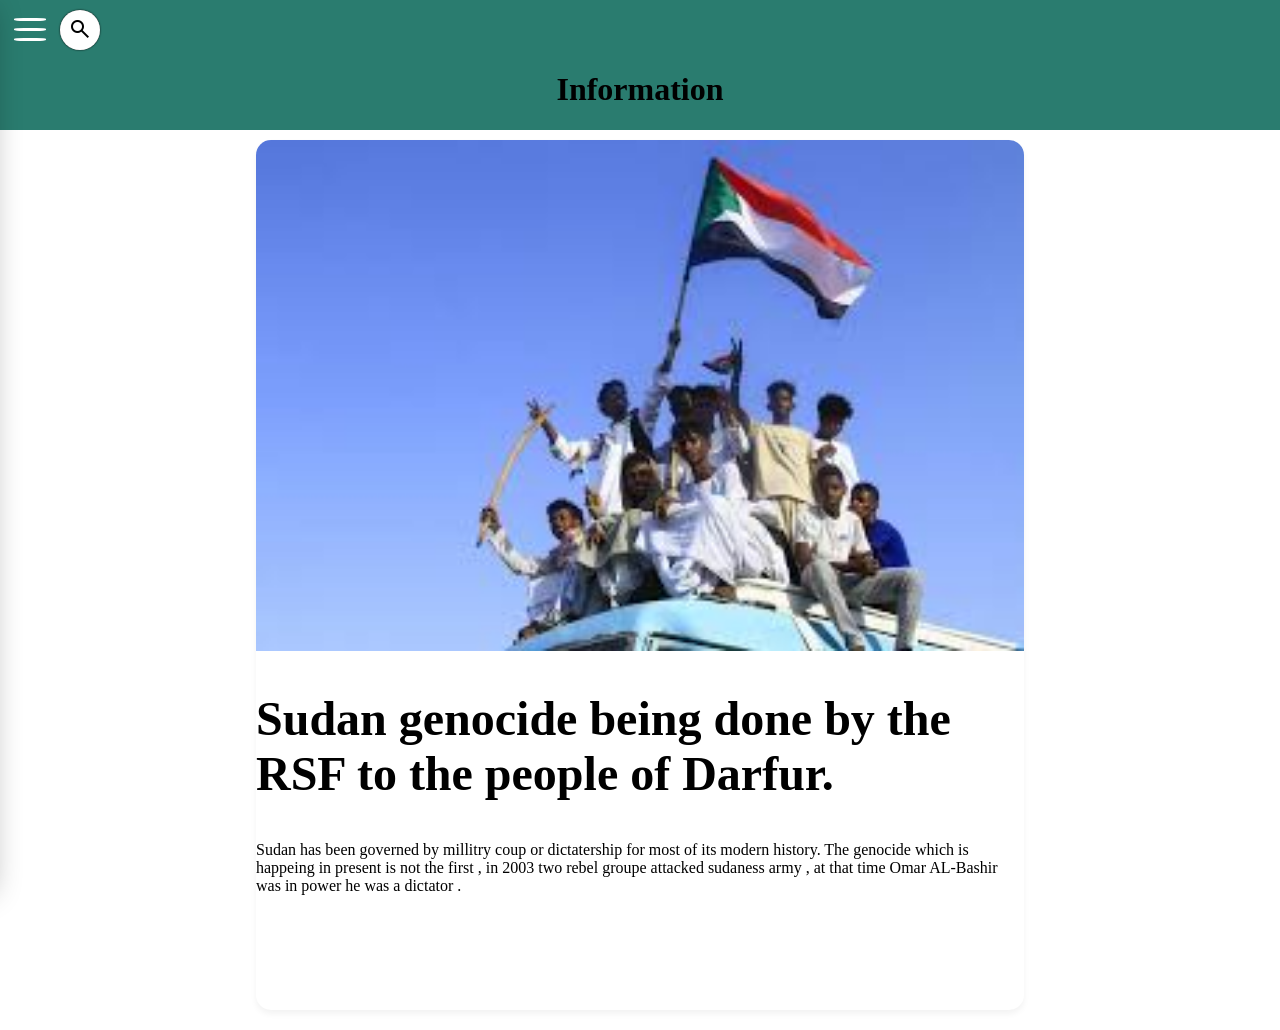
<file: sudan.html>
<!DOCTYPE html>
<html lang="en">    
<head>
    <meta charset="UTF-8">
    <meta name="viewport" content="width=device-width, initial-scale=1.0">
    <link rel="stylesheet" href="https://fonts.googleapis.com/css2?family=Material+Symbols+Outlined:opsz,wght,FILL,GRAD@24,400,0,0&icon_names=search" />
    <link rel="stylesheet" href="rough.css">
    <link rel="stylesheet" href="i.css">
    <title> Example</title>
</head>
<body id = "finalBoss">
    <header class = "header">
       
          
          <div class = "hamburger" id = "hamBurger">
               <span></span>
               <span></span>
               <span></span>
           </div>
           <div class = "off-screen-menu" id = "offScreenMenu">
                <img class = "p-icon" src = "profile_icon_transparent.svg" alt = "profile icon">
                <hr>
               <ul class = "nav-links">
                   <li><a href="index.html">Home</a></li>
                   <li><a href="#">About</a></li>
                   <li><a href="#">Contact</a></li>
               </ul>
           </div>


             <form>
            <div class="search-container" id = "searchContainer">
                <button type="submit" class = "search-btn" id = "searchBtn">
                    <span    class="material-symbols-outlined">
                    search
                    </span>
                </button>
                <input type="text" placeholder="Search..." class="search-input" id = "searchInput">

            </div>
        </form>






            <h1>Information</h1>

    </header>
    <main class = 'main-con'>
        <div class = 'content'>
            
              <div class = 'i-con'>
                 <img src = "sudan.jpg" class="image" alt = "Iran-US-Israel flag">

              </div>
              <div class = "about">
                  <h2>
                    Sudan genocide being done by the RSF to the people of Darfur. 
                  </h2>

                  <p>Sudan has been governed by millitry coup or dictatership for most of its modern history. The genocide which is happeing in present is not the first , in 2003 two rebel groupe attacked sudaness army , at that time Omar AL-Bashir was in power he was a dictator .    
                  </p>


 


                </div>
            
           




















        </div>






































    </main>
    
    



<script>
   


let offScreenMenu = document.getElementById("offScreenMenu");
   offScreenMenu.style.left = "-350px";
    const hamburger = document.getElementById("hamBurger");
    hamburger.addEventListener("click", function(event){
        event.preventDefault();
        if(offScreenMenu.style.left === "0px"){
            offScreenMenu.style.left = "-350px";
            
        } else{
            offScreenMenu.style.left = "0px";
            

        }
    })
    document.addEventListener("click", function(e) {
  if (!offScreenMenu.contains(e.target) && !hamburger.contains(e.target)) {
    offScreenMenu.style.left = "-350px";
     }
    });

    let searchContainer = document.getElementById("searchContainer");
     searchContainer.style.width = "40px";
    const searchBt = document.getElementById("searchBtn");
    searchBt.addEventListener("click", function(event){
        event.preventDefault();
        if(searchContainer.style.width === "40px"){
            searchContainer.style.width = "240px";
            
        }
        else{
            searchContainer.style.width = "40px";
            

        }
    })
    





let element = document.getElementById("searchInput");
    element.style.display = "none";
    const searchBtn = document.getElementById("searchBtn");
    searchBtn.addEventListener("click", function(event){
        event.preventDefault();
        if(element.style.display === "block"){
            element.style.display = "none";
            
        }
        else{
            element.style.display = "block";
            

        }
    })

</script>
</body> 
  
</html>
</file>
<file: rough.css>
#finalBoss{
    margin: 0;
}


.header{
    
    position: sticky;
    top: 0;
    display: flex;
    flex-direction: column;
    width: 100%;
    
   
    background: #2a7c6f;
   
    
    
}


.search-btn{
    border: none;
    border-radius: 50%;
    height: 40px;
    width: 40px;
    background: none;
    background-color: rgb(255, 255, 255);
    cursor: pointer;
    transition: all 0.3s ease   ;
    box-shadow: 0 0 2px rgba(0,0,0.75);
    &:hover {
        color: gray;
    }
}

.search-container span{
    &:hover{
        color: rgb(92, 87, 87);
       
}
}




 /*.search-container:hover .search-btn{
    background:rgb(231, 229, 229);

}*/

.search-container{
    position: relative;
    position: absolute;
    top: 10px;
    left: 60px;
    height: 40px;
    width: 40px;
    display: flex;
    align-items: center;
    background: rgb(224, 224, 224);
    border-radius: 50px;
    transition: 0.25s;
   
    
        
}

.search-input{
    position: absolute;
    left: 45px;
    border: none;
    background: none;
    outline: none;
    
    display: none;
    
}




/**
.search{
    position: relative;
    position: absolute;
        right: 10px;
        top: 10px;
    display: flex;
    
    background: #ffffff;
    padding: 7px;
    border-radius: 28px;
    height: 30px;
    width: 300px;
    align-items: center;
    box-shadow: 0 0 2px rgba(0,0,0.75);
     transition: box-shadow 0.25s;
}


.search:focus-within{
    

     box-shadow: 5px 10px 20px  rgba(0,0,0,0.75);
}


 .search-icon{
    height: 25px;
    width: 25px;
    position: absolute;
    left: 6px;
    top: 10px;
     transition: background-color 0.3s ease, border-radius 0.3s ease;
    cursor: pointer;
    &:hover{

        background-color: rgb(235, 235, 235);
        border-radius: 50%;
        color: rgb(0, 0, 0);
    }
}

.search input{
    font-size: 14px;
    font-family: 'Lexend', sans-serif;

    position: absolute;
    border: none;
    outline: none;
    left: 30px;
    background: transparent;
    width: 75%;
    height: 90%;
    padding-left: 15px;
    color: #333333;
    
}

.close-icon{
    height: 25px;
    width: 25px;
    position: absolute;
    right: 7px;
    top: 10px;
     transition: background-color 0.3s ease, border-radius 0.3s ease;
    cursor: pointer;
    &:hover{

        background-color: rgb(235, 235, 235);
        border-radius: 50%;
        color: rgb(0, 0, 0);
    }
}**/




.hamburger{
   
   height: 40px;
   width: 40px;
   position: relative;
   cursor: pointer;
  
   border-radius:  8px;
    margin-left: 10px;
     margin-top: 10px;
     transition: background-color 0.3s ease, border-radius 0.3s ease;
   &:hover{
   
    background-color: rgb(95, 89, 89);
   }

   
}

.hamburger span{
    display: block;
   background-color: rgb(255, 255, 255);
   width: 80%;
   height: 3px;
   border-radius: 30%;
   position: absolute;
   top: 45%;
    left: 10%;
}  
.hamburger span:nth-child(1){
    top: 20%;

}

.hamburger span:nth-child(3){
   
    top: 70%;
}

.off-screen-menu{

    position: fixed;
    height: 100vh;
    width: 300px;
        top: 0;
        left: -350px;
        z-index: 9999;
    border-radius: 0 10px 10px 0;    
    background-color: white;
    box-shadow: 50px 0 30px -8px rgba(0,0,0,0.3);
    transition: 0.25s;
}

.p-icon{
    height: 50px;
    width: 50px;
    margin-top: 10px;
    margin-left: 10px;
    border-radius: 50%;
    cursor: pointer;
    
}

.nav-links{
    position: relative;
    padding: 0 0 0 30px;
}

.nav-links li{
    
    position: relative;
    list-style: none;
    height: 40px;
    align-content:center;
    margin: 10px 10px 10px 0;
     &:hover{
        background: #ddd8d8;
        
        border-radius: 4px;
    }
    
}
.nav-links a{
    
    position: absolute;
    left: 0;
    top: 0;
    text-decoration: none;
    color: rgb(2, 2, 2);
    font-size: 1.2rem;
    height: 40px;
    width: 90%;
    line-height: 40px;
    display: inline-block;
    padding: 0 0 0 10px;
    font-family: Verdana, Geneva, Tahoma, sans-serif;
    
       
    
}


.header h1{
   
    text-align: center;
     color: whitesmoke:
}

.main-container{
    display: flex;
    flex-wrap: wrap;
    row-gap: 10px;
    column-gap: 5px;
    justify-content: space-evenly;
    align-content: space-evenly;
    background-color: var(--bg-light);
    /*background: #f5f3f3;*/
    
    height:auto;
}



.p{

    
    font-size: 1.2rem;
    line-height: 1.6;
    color: #333;
    max-width: 900px;
    margin: 20px auto;
    text-align: center;
}

.p2{
    font-size: 1.2rem;
    line-height: 1.6;
    color: #333;
    max-width: 900px;
    margin: 20px auto;
    text-align: center;
}

.t-container{
    height: 100px;
    width: 100px;
    
    
}
.container{
    height: 100px;
    width: 100px;
    box-shadow: 0px 0px 0px 0px ;
    border-radius: 15px;
    background-color: white;
    box-shadow: 0 4px 6px rgba(0, 0, 0, 0.05);
    margin-bottom: 20px;
    
}

.image{
    border-radius: 15px 15px 0px 0px;
}


#one{
    height: 400px;
    width: 100%;
    overflow: auto;
}

#two{
    height: 365px;
    width: 350px;

}

#three{
    height: 365px;
    width: 350px;
    
}

#four{
    
    height: 380px;
    width: 350px;
    
}

#five{
    height: 365px;
    width: 350px;
}

.image-link{
   
    text-decoration:none ;
    color:black;
}



.image-link img{
    height: 200px;
    width: 350px;
}


@media (max-width: 768px){
    #one{
        height: 300px;
    }
    .p{
        font-size: 1rem;
        text-align: left;
        color: #333;
    }
    .p2{
        font-size: 1rem;
        text-align: left;
        color: #333;
    }
    .hamburger{
        height: 35px;
        width: 35px;
        margin-left: 0;
    }
    .hamburger span{
        height: 3px;
    }
    #four{
        height: 450px;
    }
    .search-container{
        position: absolute;
        left: 45px;
        height: 35px;
        width: 35px;
    }
    .search-btn{
        height: 35px;
        width: 35px;
    }
    
       
}
footer{
    background-color: rgb(255, 255, 255);
    background: #f3f0f0;
    display: flex;
    flex-direction: column;
    
    align-items: center;
    height: 200px;
    
    margin-top: 10px;
    margin: 0;
}
.f{
    color: rgb(122, 117, 117);
  display: inline-block;
    
}
.b{
   display: inline-block;
}

footer div:nth-child(2){
    position: relative;
    
   top: 15%;
    left: -45%;
}

footer div:nth-child(3){
    position: relative;
    
   top: 20%;
   left: -39%;
}
</file>
<file: i.css>
.a1{
    
    margin-top: 10px;
}



.main-con{
    
    display: flex;
    flex-wrap: wrap;
    justify-content: center;
    height: 900px;
    /*background-color: rgb(231, 230, 228);*/
    background-color: var(--bg-light)
    
   
    
}
.content{
    
    margin-top: 10px;
    border-radius: 15px;
    width: 60%;
    justify-items: center;
    background-color: white;
    margin-bottom: 20px;
    box-shadow: 0 4px 6px rgba(0, 0, 0, 0.05);

    
    
   
}

.i-con{
    
}


.image{
    height: 100%;
    width: 100%;
    display: block;
    object-fit: cover;
}
@media(max-width :700px ){

    .content{
    
    width: 95%;
    
    
    }   
/**
    .image{
    height: 400px;
    width: 700px;
    display: block;
    } 
    **/
}
.about{
    
    width: 97%;
    
    
}


.about h2{
    font-size: 3rem;
}
@media(min-width:1350px ){
    .i-con{
        height: 400px;
        width: 700px;
    }
    .about{
        width: 680px;
    }
}
</file>
